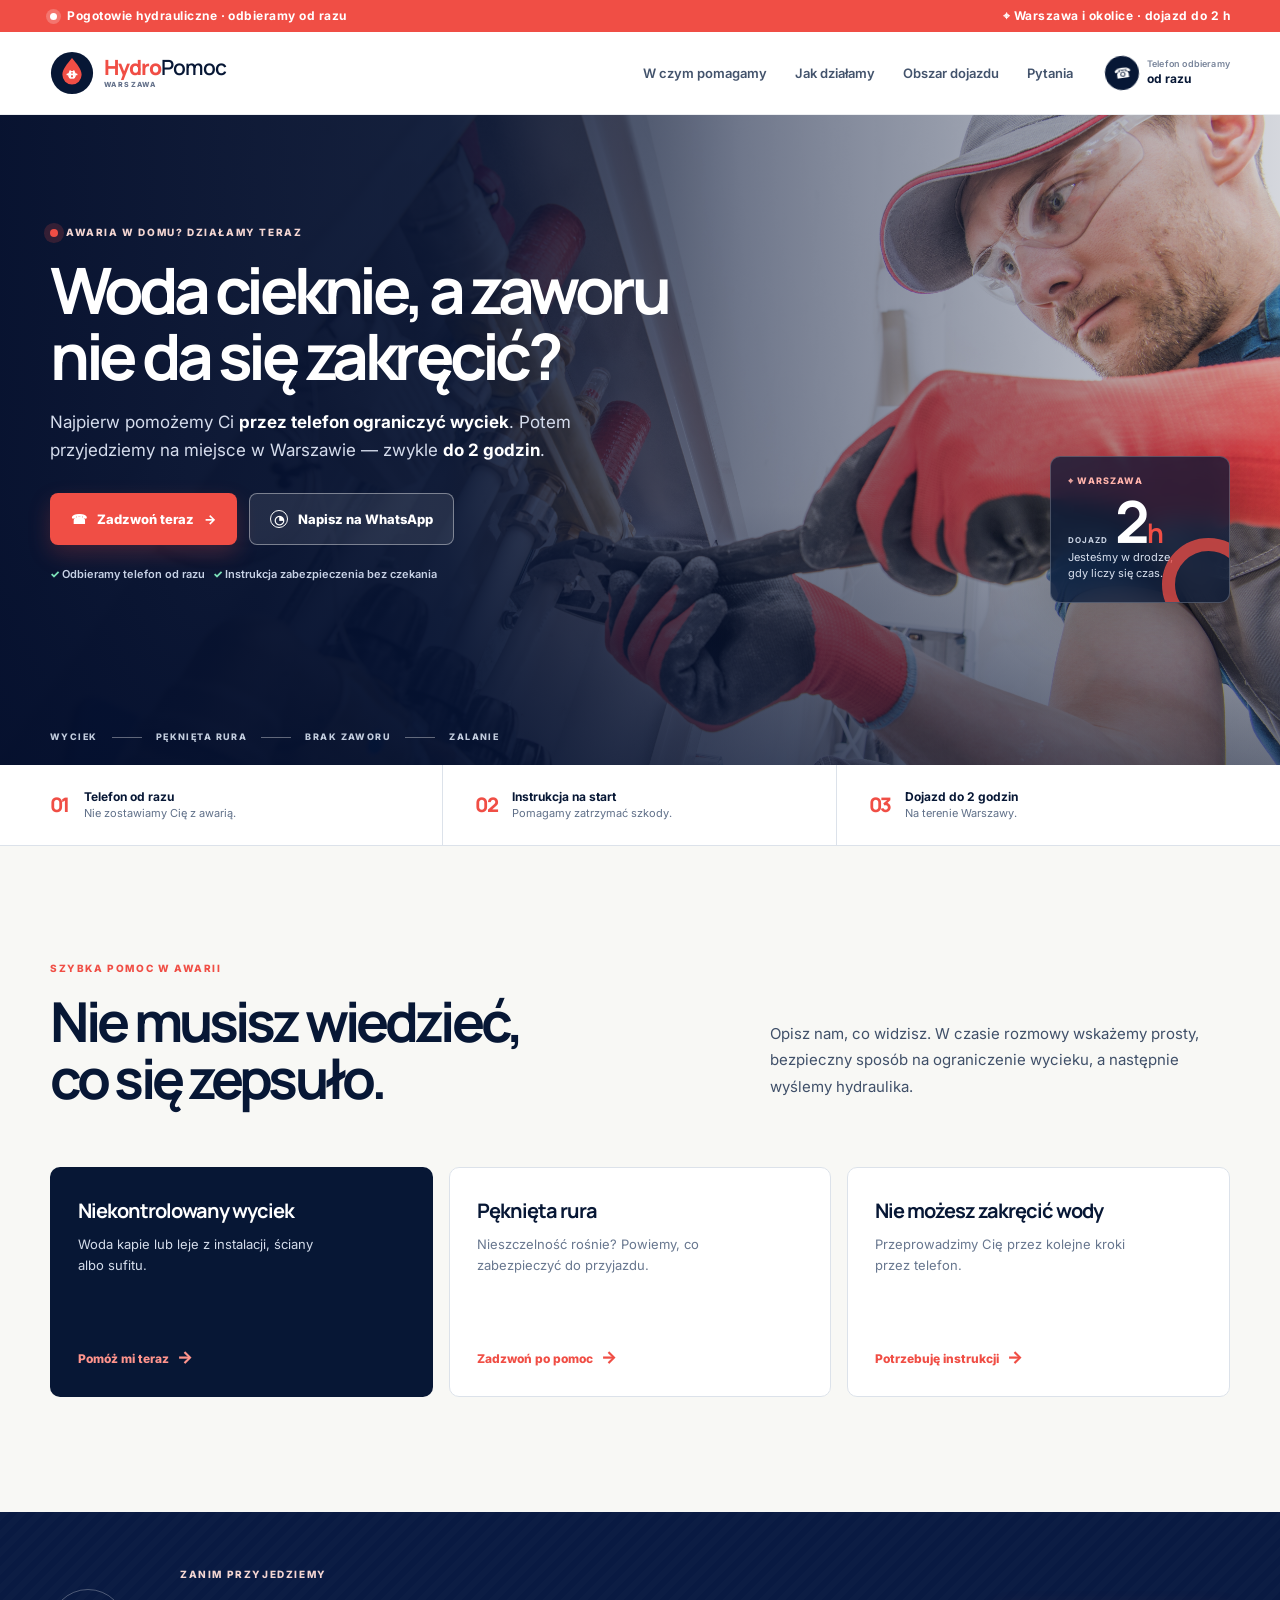
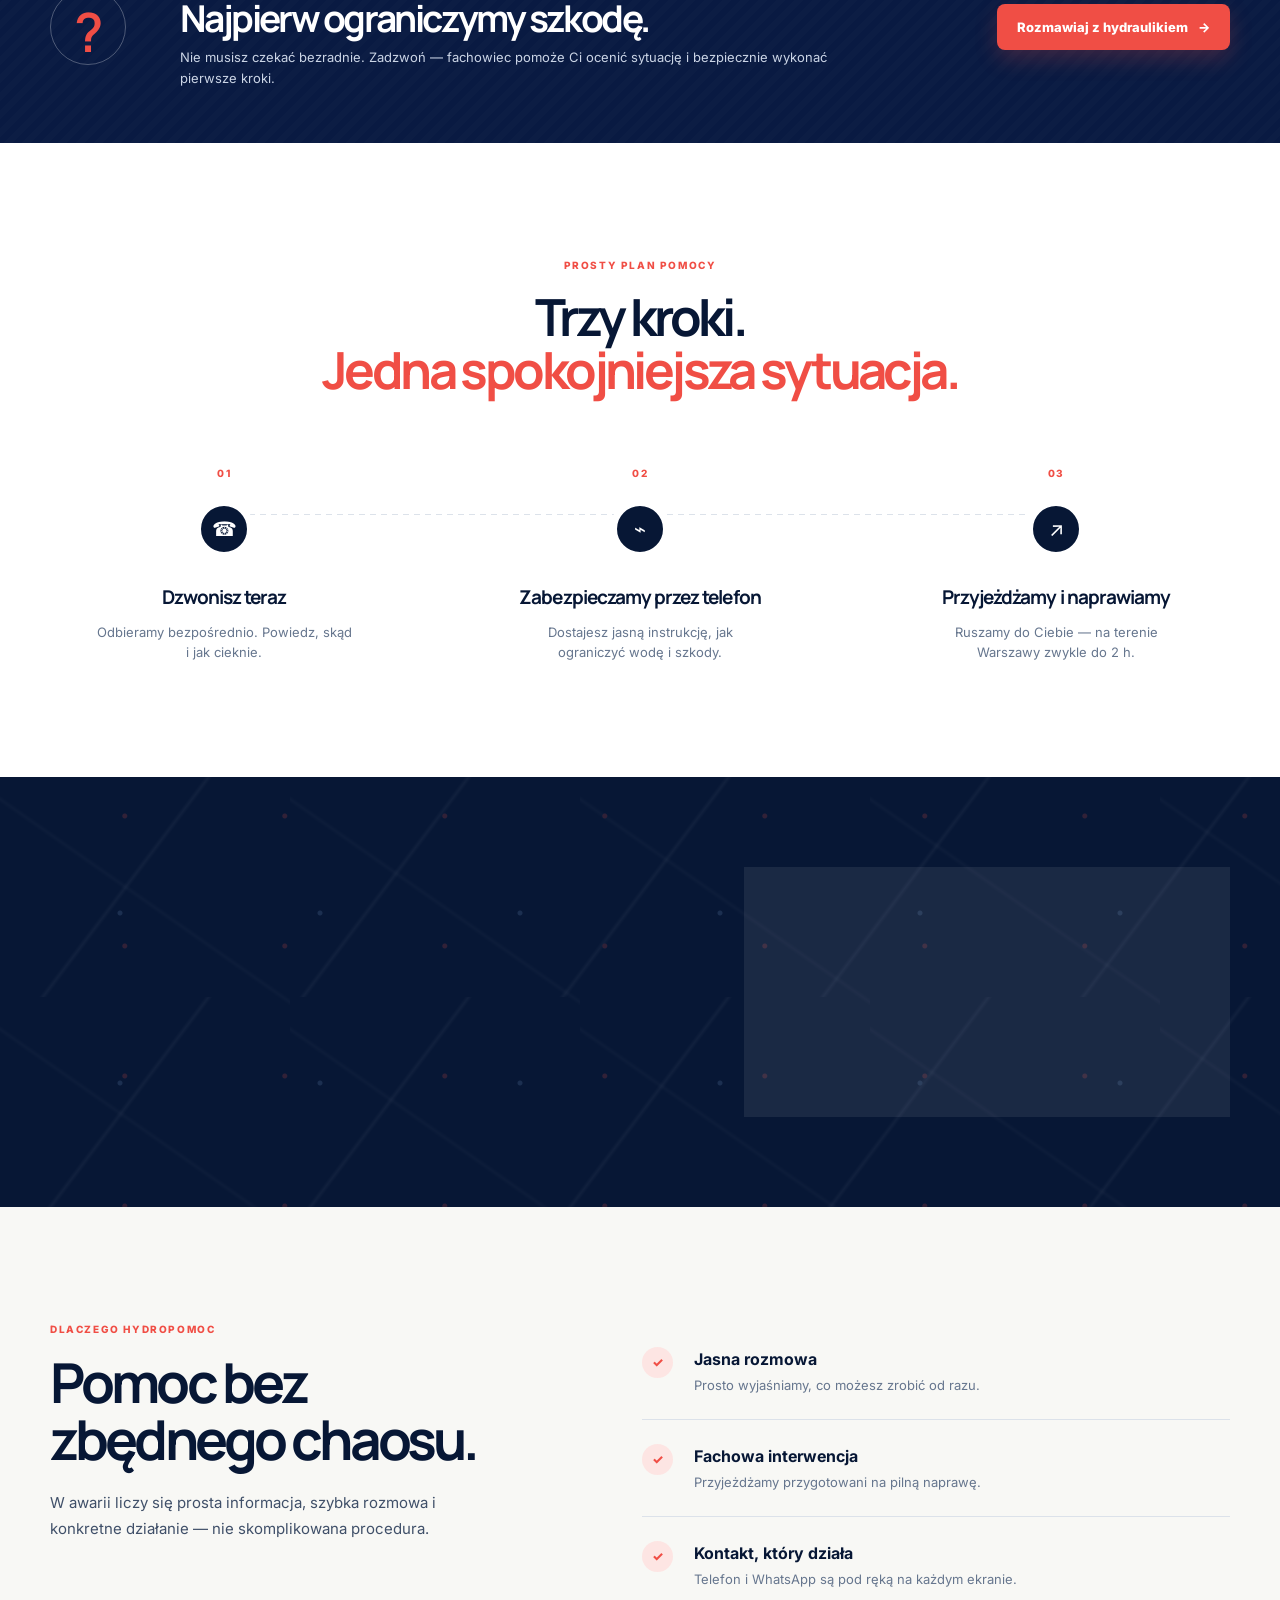
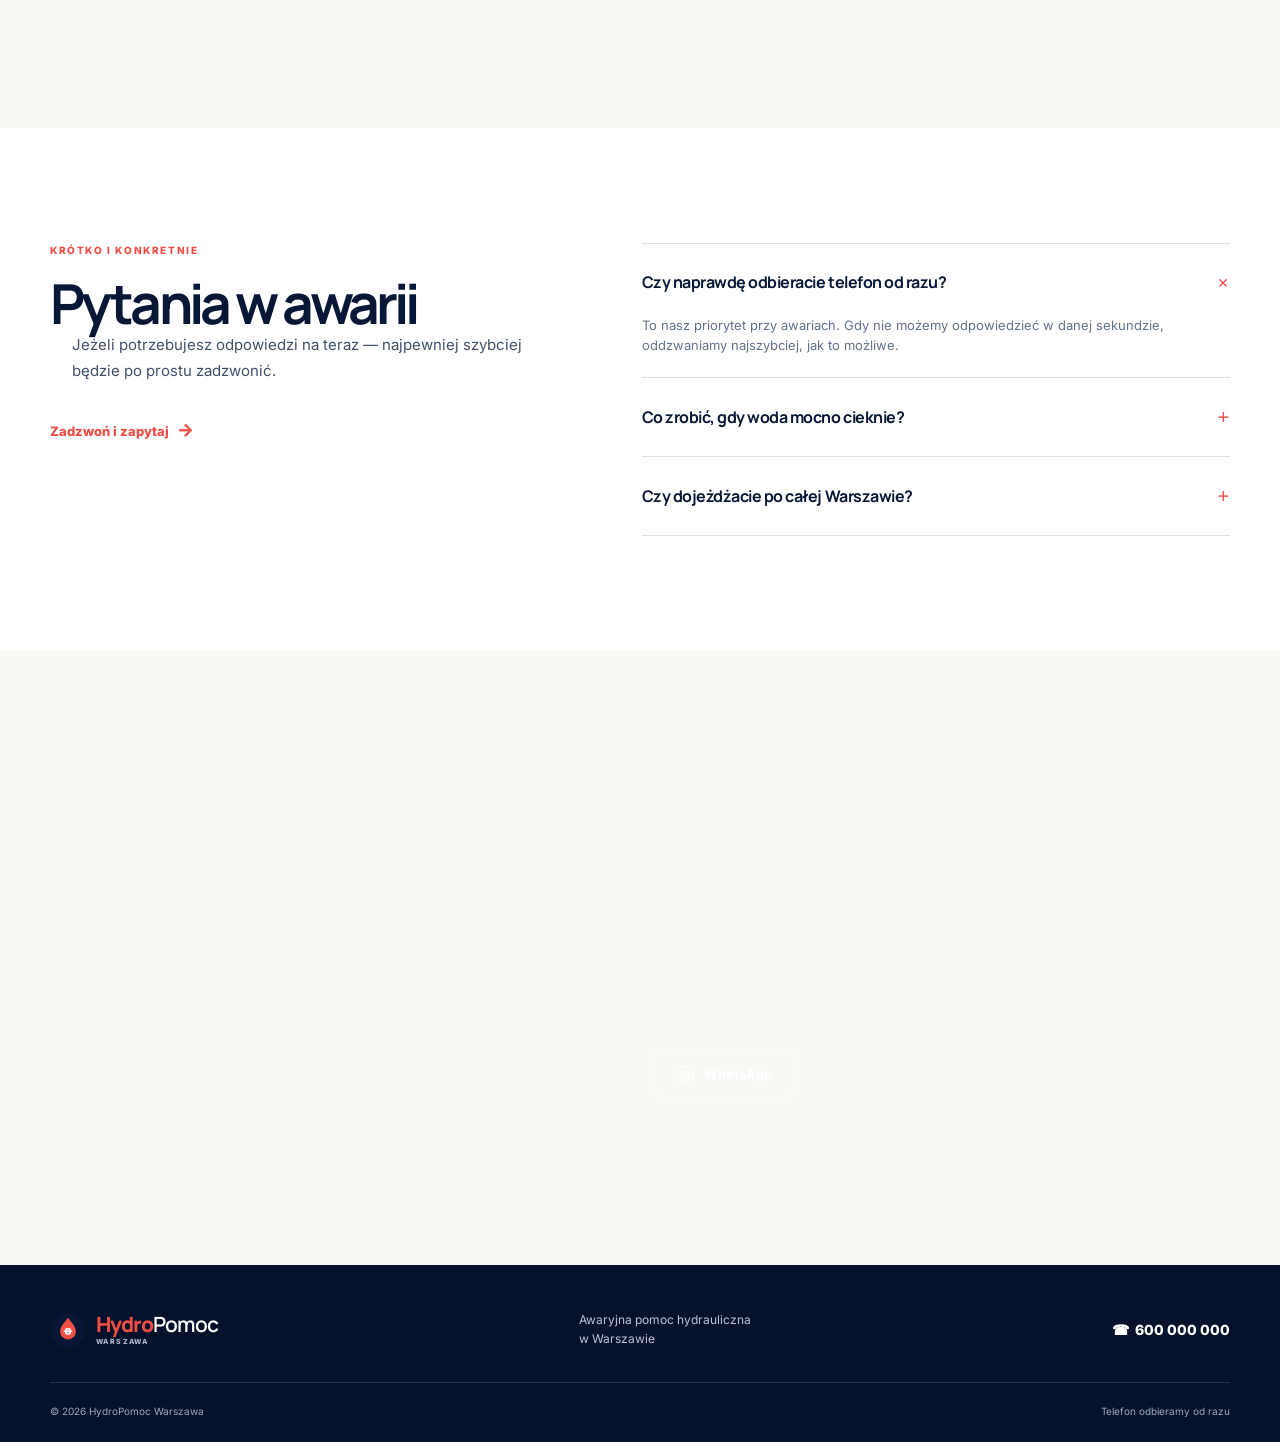
<file: index.html>
<!doctype html>
<html lang="pl">
  <head>
    <meta charset="UTF-8" />
    <meta name="viewport" content="width=device-width, initial-scale=1.0" />
    <meta name="theme-color" content="#071735" />
    <meta name="description" content="Awaryjny hydraulik Warszawa. Odbieramy telefon od razu, pomagamy ograniczyć wyciek i dojeżdżamy do 2 godzin." />
    <title>HydroPomoc Warszawa — hydraulik do 2 godzin</title>
    <link rel="preconnect" href="https://fonts.googleapis.com" />
    <link rel="preconnect" href="https://fonts.gstatic.com" crossorigin />
    <link href="https://fonts.googleapis.com/css2?family=Inter:wght@400;500;600;700&family=Manrope:wght@500;600;700;800&display=swap" rel="stylesheet" />
    <link rel="stylesheet" href="/styles.css" />
  </head>
  <body>
    <a class="skip-link" href="#main-content">Przejdź do treści</a>

    <div class="emergency-strip">
      <div class="container strip-inner">
        <p><span class="live-dot" aria-hidden="true"></span> Pogotowie hydrauliczne · odbieramy od razu</p>
        <p class="strip-location"><span aria-hidden="true">⌖</span> Warszawa i okolice · dojazd do 2 h</p>
      </div>
    </div>

    <header class="site-header" id="top">
      <div class="container nav-shell">
        <a class="brand" href="#top" aria-label="HydroPomoc Warszawa — strona główna">
          <img src="/assets/hydropomoc-mark.svg" alt="" width="44" height="44" />
          <span><strong>Hydro</strong>Pomoc<small>WARSZAWA</small></span>
        </a>
        <button class="menu-toggle" type="button" aria-label="Otwórz menu" aria-expanded="false" aria-controls="primary-nav">
          <span></span><span></span><span></span>
        </button>
        <nav class="primary-nav" id="primary-nav" aria-label="Główna nawigacja">
          <a href="#pomoc">W czym pomagamy</a>
          <a href="#jak-dzialamy">Jak działamy</a>
          <a href="#obszar">Obszar dojazdu</a>
          <a href="#faq">Pytania</a>
        </nav>
        <a class="header-call" href="tel:+48600000000" aria-label="Zadzwoń teraz: 600 000 000">
          <span class="phone-disc" aria-hidden="true">☎</span>
          <span><small>Telefon odbieramy</small><strong>od razu</strong></span>
        </a>
      </div>
    </header>

    <main id="main-content">
      <section class="hero" aria-labelledby="hero-title">
        <div class="hero-photo" role="img" aria-label="Hydraulik zabezpieczający awarię w mieszkaniu"></div>
        <div class="hero-overlay"></div>
        <div class="container hero-content">
          <div class="hero-copy" data-reveal>
            <p class="eyebrow light"><span class="pulse-ring" aria-hidden="true"></span> AWARIA W DOMU? DZIAŁAMY TERAZ</p>
            <h1 id="hero-title">Woda cieknie, a zaworu nie da się zakręcić?</h1>
            <p class="hero-lead">Najpierw pomożemy Ci <strong>przez telefon ograniczyć wyciek</strong>. Potem przyjedziemy na miejsce w Warszawie — zwykle <strong>do 2 godzin</strong>.</p>
            <div class="hero-actions" aria-label="Szybki kontakt">
              <a class="btn btn-coral btn-large" href="tel:+48600000000"><span aria-hidden="true">☎</span> Zadzwoń teraz <i>→</i></a>
              <a class="btn btn-glass btn-large" href="https://wa.me/48600000000?text=Dzie%C5%84%20dobry%2C%20mam%20awari%C4%99%20hydrauliczn%C4%85%20w%20Warszawie." target="_blank" rel="noopener"><span class="whatsapp-symbol" aria-hidden="true">◔</span> Napisz na WhatsApp</a>
            </div>
            <p class="micro-trust"><span aria-hidden="true">✓</span> Odbieramy telefon od razu &nbsp; <span aria-hidden="true">✓</span> Instrukcja zabezpieczenia bez czekania</p>
          </div>
          <aside class="arrival-badge" aria-label="Dojazd do dwóch godzin">
            <div class="badge-top"><span aria-hidden="true">⌖</span> WARSZAWA</div>
            <strong><small>DOJAZD</small>2<span>h</span></strong>
            <p>Jesteśmy w drodze,<br />gdy liczy się czas.</p>
            <span class="badge-line" aria-hidden="true"></span>
          </aside>
        </div>
        <div class="hero-bottom container">
          <span>WYCIEK</span><i></i><span>PĘKNIĘTA RURA</span><i></i><span>BRAK ZAWORU</span><i></i><span>ZALANIE</span>
        </div>
      </section>

      <section class="trust-bar" aria-label="Najważniejsze informacje">
        <div class="container trust-grid">
          <div><span class="trust-icon">01</span><p><strong>Telefon od razu</strong><br />Nie zostawiamy Cię z awarią.</p></div>
          <div><span class="trust-icon">02</span><p><strong>Instrukcja na start</strong><br />Pomagamy zatrzymać szkody.</p></div>
          <div><span class="trust-icon">03</span><p><strong>Dojazd do 2 godzin</strong><br />Na terenie Warszawy.</p></div>
        </div>
      </section>

      <section class="help-section section" id="pomoc" aria-labelledby="help-title">
        <div class="container split-heading" data-reveal>
          <div>
            <p class="eyebrow dark">SZYBKA POMOC W AWARII</p>
            <h2 id="help-title">Nie musisz wiedzieć,<br />co się zepsuło.</h2>
          </div>
          <p class="section-intro">Opisz nam, co widzisz. W czasie rozmowy wskażemy prosty, bezpieczny sposób na ograniczenie wycieku, a następnie wyślemy hydraulika.</p>
        </div>
        <div class="container emergency-cards" data-reveal>
          <article class="emergency-card active">
            <h3>Niekontrolowany wyciek</h3>
            <p>Woda kapie lub leje z instalacji, ściany albo sufitu.</p>
            <a href="tel:+48600000000">Pomóż mi teraz <span>→</span></a>
          </article>
          <article class="emergency-card">
            <h3>Pęknięta rura</h3>
            <p>Nieszczelność rośnie? Powiemy, co zabezpieczyć do przyjazdu.</p>
            <a href="tel:+48600000000">Zadzwoń po pomoc <span>→</span></a>
          </article>
          <article class="emergency-card">
            <h3>Nie możesz zakręcić wody</h3>
            <p>Przeprowadzimy Cię przez kolejne kroki przez telefon.</p>
            <a href="tel:+48600000000">Potrzebuję instrukcji <span>→</span></a>
          </article>
        </div>
      </section>

      <section class="callout-band" aria-labelledby="callout-title">
        <div class="container callout-inner" data-reveal>
          <div class="callout-mark" aria-hidden="true">?</div>
          <div>
            <p class="eyebrow light">ZANIM PRZYJEDZIEMY</p>
            <h2 id="callout-title">Najpierw ograniczymy szkodę.</h2>
            <p>Nie musisz czekać bezradnie. Zadzwoń — fachowiec pomoże Ci ocenić sytuację i bezpiecznie wykonać pierwsze kroki.</p>
          </div>
          <a class="btn btn-coral" href="tel:+48600000000">Rozmawiaj z hydraulikiem <span>→</span></a>
        </div>
      </section>

      <section class="process-section section" id="jak-dzialamy" aria-labelledby="process-title">
        <div class="container process-heading" data-reveal>
          <p class="eyebrow dark">PROSTY PLAN POMOCY</p>
          <h2 id="process-title">Trzy kroki.<br /><em>Jedna spokojniejsza sytuacja.</em></h2>
        </div>
        <div class="container process-grid">
          <article class="process-step" data-reveal>
            <span class="step-no">01</span>
            <span class="step-signal" aria-hidden="true">☎</span>
            <h3>Dzwonisz teraz</h3>
            <p>Odbieramy bezpośrednio. Powiedz, skąd i jak cieknie.</p>
          </article>
          <article class="process-step" data-reveal>
            <span class="step-no">02</span>
            <span class="step-signal" aria-hidden="true">⌁</span>
            <h3>Zabezpieczamy przez telefon</h3>
            <p>Dostajesz jasną instrukcję, jak ograniczyć wodę i szkody.</p>
          </article>
          <article class="process-step" data-reveal>
            <span class="step-no">03</span>
            <span class="step-signal" aria-hidden="true">↗</span>
            <h3>Przyjeżdżamy i naprawiamy</h3>
            <p>Ruszamy do Ciebie — na terenie Warszawy zwykle do 2 h.</p>
          </article>
        </div>
      </section>

      <section class="coverage-section" id="obszar" aria-labelledby="coverage-title">
        <div class="coverage-pattern" aria-hidden="true"></div>
        <div class="container coverage-inner" data-reveal>
          <div class="coverage-copy">
            <p class="eyebrow light">JESTEŚMY BLISKO</p>
            <h2 id="coverage-title">Warszawa.<br />Dojazd, gdy trzeba.</h2>
            <p>Obsługujemy awarie hydrauliczne na terenie Warszawy. Podczas rozmowy od razu potwierdzimy możliwość dojazdu i orientacyjny czas przyjazdu.</p>
          </div>
          <div class="coverage-card">
            <span class="map-pin" aria-hidden="true">⌖</span>
            <p>DEKLAROWANY CZAS DOJAZDU</p>
            <strong>do <b>2</b> godzin</strong>
            <span class="coverage-note">W zależności od miejsca i bieżących interwencji.</span>
          </div>
        </div>
      </section>

      <section class="why-section section" aria-labelledby="why-title">
        <div class="container why-layout">
          <div data-reveal>
            <p class="eyebrow dark">DLACZEGO HYDROPOMOC</p>
            <h2 id="why-title">Pomoc bez<br />zbędnego chaosu.</h2>
            <p class="section-intro">W awarii liczy się prosta informacja, szybka rozmowa i konkretne działanie — nie skomplikowana procedura.</p>
          </div>
          <div class="why-points" data-reveal>
            <div><span>✓</span><p><strong>Jasna rozmowa</strong>Prosto wyjaśniamy, co możesz zrobić od razu.</p></div>
            <div><span>✓</span><p><strong>Fachowa interwencja</strong>Przyjeżdżamy przygotowani na pilną naprawę.</p></div>
            <div><span>✓</span><p><strong>Kontakt, który działa</strong>Telefon i WhatsApp są pod ręką na każdym ekranie.</p></div>
          </div>
        </div>
      </section>

      <section class="faq-section section" id="faq" aria-labelledby="faq-title">
        <div class="container faq-layout">
          <div data-reveal>
            <p class="eyebrow dark">KRÓTKO I KONKRETNIE</p>
            <h2 id="faq-title">Pytania w awarii</h2>
            <p class="section-intro">Jeżeli potrzebujesz odpowiedzi na teraz — najpewniej szybciej będzie po prostu zadzwonić.</p>
            <a class="text-link" href="tel:+48600000000">Zadzwoń i zapytaj <span>→</span></a>
          </div>
          <div class="faq-list" data-reveal>
            <details open>
              <summary>Czy naprawdę odbieracie telefon od razu?<span aria-hidden="true">+</span></summary>
              <p>To nasz priorytet przy awariach. Gdy nie możemy odpowiedzieć w danej sekundzie, oddzwaniamy najszybciej, jak to możliwe.</p>
            </details>
            <details>
              <summary>Co zrobić, gdy woda mocno cieknie?<span aria-hidden="true">+</span></summary>
              <p>Zadzwoń. Opisz miejsce wycieku, a przeprowadzimy Cię przez podstawowe kroki ograniczenia szkody.</p>
            </details>
            <details>
              <summary>Czy dojeżdżacie po całej Warszawie?<span aria-hidden="true">+</span></summary>
              <p>Tak, obsługujemy Warszawę. Dokładną dostępność i przewidywany czas przyjazdu potwierdzimy w rozmowie.</p>
            </details>
          </div>
        </div>
      </section>

      <section class="final-cta" aria-labelledby="final-title">
        <div class="container final-card" data-reveal>
          <span class="cta-orb orb-one" aria-hidden="true"></span><span class="cta-orb orb-two" aria-hidden="true"></span>
          <p class="eyebrow light">NIE CZEKAJ, AŻ SZKODA UROŚNIE</p>
          <h2 id="final-title">Masz awarię?<br /><em>Zadzwoń teraz.</em></h2>
          <p>Pomoc przez telefon. Dojazd na terenie Warszawy do 2 godzin.</p>
          <div class="final-actions">
            <a class="btn btn-coral btn-large" href="tel:+48600000000"><span aria-hidden="true">☎</span> 600 000 000</a>
            <a class="btn btn-glass btn-large" href="https://wa.me/48600000000?text=Dzie%C5%84%20dobry%2C%20mam%20awari%C4%99%20hydrauliczn%C4%85%20w%20Warszawie." target="_blank" rel="noopener"><span class="whatsapp-symbol" aria-hidden="true">◔</span> WhatsApp</a>
          </div>
        </div>
      </section>
    </main>

    <footer class="site-footer">
      <div class="container footer-inner">
        <a class="brand footer-brand" href="#top"><img src="/assets/hydropomoc-mark.svg" alt="" width="36" height="36" /><span><strong>Hydro</strong>Pomoc<small>WARSZAWA</small></span></a>
        <p>Awaryjna pomoc hydrauliczna<br />w Warszawie</p>
        <a href="tel:+48600000000">☎ &nbsp;600 000 000</a>
      </div>
      <div class="container footer-bottom"><span>© 2026 HydroPomoc Warszawa</span><span>Telefon odbieramy od razu</span></div>
    </footer>

    <div class="mobile-contact" aria-label="Szybki kontakt mobilny">
      <a href="tel:+48600000000"><span aria-hidden="true">☎</span> Zadzwoń</a>
      <a href="https://wa.me/48600000000?text=Dzie%C5%84%20dobry%2C%20mam%20awari%C4%99%20hydrauliczn%C4%85%20w%20Warszawie." target="_blank" rel="noopener"><span aria-hidden="true">◔</span> WhatsApp</a>
    </div>

    <script src="/script.js"></script>
  </body>
</html>
</file>
<file: styles.css>
:root {
  --navy: #071735;
  --ink: #10264e;
  --blue: #163d77;
  --coral: #f04e45;
  --coral-deep: #d93732;
  --paper: #f8f8f5;
  --mist: #edf1f6;
  --line: #dce2ea;
  --white: #ffffff;
  --text: #405069;
  --manrope: 'Manrope', Arial, sans-serif;
  --inter: 'Inter', Arial, sans-serif;
}

* { box-sizing: border-box; }
html { scroll-behavior: smooth; }
body { margin: 0; background: var(--paper); color: var(--navy); font-family: var(--inter); font-size: 16px; line-height: 1.55; overflow-x: hidden; }
a { color: inherit; text-decoration: none; }
button { font: inherit; }
.container { width: min(1180px, calc(100% - 48px)); margin: 0 auto; }
.skip-link { position: fixed; left: 16px; top: -100px; z-index: 100; padding: 10px 16px; border-radius: 8px; background: var(--white); color: var(--navy); font-weight: 700; transition: top .2s; }
.skip-link:focus { top: 16px; }

.emergency-strip { background: var(--coral); color: white; font-size: 12px; font-weight: 700; letter-spacing: .04em; }
.strip-inner { min-height: 32px; display: flex; justify-content: space-between; align-items: center; gap: 20px; }
.strip-inner p { margin: 0; }
.live-dot { display: inline-block; width: 7px; height: 7px; margin-right: 7px; border-radius: 50%; background: white; box-shadow: 0 0 0 4px rgba(255,255,255,.22); animation: breathe 1.8s infinite; }

.site-header { position: sticky; top: 0; z-index: 40; background: rgba(255,255,255,.96); border-bottom: 1px solid rgba(16,38,78,.08); backdrop-filter: blur(14px); }
.nav-shell { height: 82px; display: flex; align-items: center; gap: 28px; }
.brand { display: inline-flex; align-items: center; gap: 10px; font-family: var(--manrope); font-size: 21px; font-weight: 600; letter-spacing: -.05em; line-height: .9; white-space: nowrap; }
.brand img { display: block; flex: 0 0 auto; }
.brand strong { color: var(--coral); font-weight: 800; }
.brand small { display: block; margin-top: 5px; color: #64718a; font-family: var(--inter); font-size: 7px; font-weight: 800; letter-spacing: .2em; }
.primary-nav { display: flex; align-items: center; gap: 28px; margin-left: auto; }
.primary-nav a { color: #43536c; font-size: 13px; font-weight: 600; transition: color .2s; }
.primary-nav a:hover { color: var(--coral); }
.header-call { display: flex; align-items: center; gap: 8px; margin-left: 4px; color: var(--navy); line-height: 1.1; }
.header-call small { display: block; color: #78849a; font-size: 9px; font-weight: 600; letter-spacing: .02em; }
.header-call strong { font-size: 12px; }
.phone-disc { display: grid; place-items: center; width: 34px; height: 34px; border-radius: 50%; background: var(--navy); color: var(--white); font-size: 14px; transform: rotate(-8deg); }
.menu-toggle { display: none; border: 0; background: transparent; padding: 6px; cursor: pointer; }
.menu-toggle span { display: block; width: 25px; height: 2px; margin: 5px 0; background: var(--navy); transition: .2s; }

.hero { position: relative; min-height: 650px; isolation: isolate; background: var(--navy); color: var(--white); overflow: hidden; }
.hero-photo { position: absolute; inset: 0; z-index: -2; background: url('/assets/plumeratwork.jpg') top
 / cover no-repeat; max-width: 1600px; margin: 0 auto; }
.hero-overlay { position: absolute; inset: 0; z-index: -1; background: linear-gradient(90deg, rgba(4,15,45,.98) 0%, rgba(5,18,49,.93) 35%, rgba(6,20,55,.57) 58%, rgba(6,20,55,.17) 100%), linear-gradient(0deg, rgba(3,13,39,.52), transparent 40%); }
.hero-content { min-height: 590px; display: flex; justify-content: space-between; align-items: center; gap: 44px; padding: 70px 0 82px; }
.hero-copy { width: min(650px, 64%); }
.eyebrow { display: flex; align-items: center; gap: 8px; margin: 0 0 17px; font-size: 10px; font-weight: 800; letter-spacing: .16em; }
.eyebrow.light { color: #f4d6d2; }
.eyebrow.dark { color: var(--coral); }
.pulse-ring { width: 8px; height: 8px; border-radius: 50%; background: var(--coral); box-shadow: 0 0 0 6px rgba(240,78,69,.18); animation: breathe 1.8s infinite; }
h1, h2, h3, p { margin-top: 0; }
h1, h2, h3 { font-family: var(--manrope); }
h1 { max-width: 680px; margin-bottom: 20px; font-size: clamp(43px, 5vw, 72px); letter-spacing: -.07em; line-height: 1.02; font-weight: 700; }
.hero-lead { max-width: 560px; margin: 0 0 29px; color: #d5dcec; font-size: 17px; line-height: 1.65; }
.hero-lead strong { color: var(--white); }
.hero-actions, .final-actions { display: flex; flex-wrap: wrap; align-items: center; gap: 12px; }
.btn { display: inline-flex; justify-content: center; align-items: center; gap: 10px; min-height: 46px; padding: 11px 19px; border: 1px solid transparent; border-radius: 8px; font-size: 13px; font-weight: 800; transition: transform .2s, background .2s, border .2s; }
.btn:hover { transform: translateY(-2px); }
.btn-coral { background: var(--coral); color: var(--white); box-shadow: 0 9px 22px rgba(240,78,69,.22); }
.btn-coral:hover { background: var(--coral-deep); }
.btn-glass { border-color: rgba(255,255,255,.4); background: rgba(255,255,255,.09); color: var(--white); backdrop-filter: blur(8px); }
.btn-glass:hover { background: rgba(255,255,255,.18); }
.btn-large { min-height: 52px; padding: 13px 20px; }
.btn i { font-style: normal; transition: transform .2s; }
.btn:hover i { transform: translateX(3px); }
.whatsapp-symbol { display: inline-grid; place-items: center; width: 18px; height: 18px; border: 1.5px solid currentColor; border-radius: 50%; font-size: 12px; }
.micro-trust { display: flex; flex-wrap: wrap; gap: 2px; margin: 21px 0 0; color: #c7d1e5; font-size: 11px; font-weight: 600; }
.micro-trust span { color: #7ce2ba; font-weight: 800; }
.arrival-badge { position: relative; flex: 0 0 180px; align-self: flex-end; margin-bottom: 20px; padding: 17px 17px 20px; overflow: hidden; border: 1px solid rgba(255,255,255,.22); border-radius: 10px; background: rgba(7,23,53,.75); box-shadow: 0 20px 60px rgba(0,0,0,.24); backdrop-filter: blur(12px); }
.badge-top { color: #ffb3ab; font-size: 9px; font-weight: 800; letter-spacing: .13em; }
.arrival-badge strong { display: flex; align-items: baseline; margin: 8px 0 5px; font-family: var(--manrope); font-size: 58px; letter-spacing: -.08em; line-height: .85; }
.arrival-badge strong small { margin-right: 7px; color: #cbd5e5; font-family: var(--inter); font-size: 8px; letter-spacing: .12em; }
.arrival-badge strong span { margin-left: 2px; color: var(--coral); font-size: 27px; }
.arrival-badge p { margin: 0; color: #d9e1ef; font-size: 11px; line-height: 1.45; }
.badge-line { position: absolute; right: -26px; bottom: -29px; width: 93px; height: 93px; border: 13px solid var(--coral); border-radius: 50%; opacity: .75; }
.hero-bottom { position: absolute; right: 0; bottom: 0; left: 0; display: flex; align-items: center; gap: 14px; padding-bottom: 21px; color: #c2ccdd; font-size: 9px; font-weight: 800; letter-spacing: .16em; }
.hero-bottom i { display: block; width: 30px; height: 1px; background: rgba(255,255,255,.36); }

.trust-bar { background: var(--white); border-bottom: 1px solid var(--line); }
.trust-grid { display: grid; grid-template-columns: repeat(3, 1fr); }
.trust-grid > div { display: flex; align-items: center; gap: 15px; padding: 23px 32px; border-right: 1px solid var(--line); }
.trust-grid > div:first-child { padding-left: 0; }
.trust-grid > div:last-child { border: 0; }
.trust-icon { color: var(--coral); font-family: var(--manrope); font-size: 20px; font-weight: 800; letter-spacing: -.08em; }
.trust-grid p { margin: 0; color: #607089; font-size: 11px; line-height: 1.45; }
.trust-grid strong { color: var(--navy); font-size: 12px; }
.section { padding: 115px 0; }
.split-heading { display: grid; grid-template-columns: 1.05fr .95fr; align-items: end; gap: 40px; margin-bottom: 60px; }
h2 { margin-bottom: 0; color: var(--navy); font-size: clamp(38px, 4.3vw, 62px); letter-spacing: -.07em; line-height: 1.03; }
h2 em { color: var(--coral); font-style: normal; }
.section-intro { max-width: 460px; margin: 0 0 7px auto; color: var(--text); font-size: 15px; line-height: 1.75; }
.emergency-cards { display: grid; grid-template-columns: repeat(3, 1fr); gap: 16px; }
.emergency-card { position: relative; min-height: 230px; padding: 27px; overflow: hidden; border: 1px solid var(--line); border-radius: 10px; background: var(--white); transition: transform .25s, box-shadow .25s, background .25s; }
.emergency-card:hover { transform: translateY(-6px); box-shadow: 0 20px 42px rgba(16,38,78,.1); }
.emergency-card.active { border-color: transparent; background: var(--navy); color: var(--white); }
.card-number { position: absolute; top: 21px; right: 24px; color: #9ba8ba; font-family: var(--manrope); font-size: 11px; font-weight: 800; }
.card-photo { height: 103px; margin: -27px -27px 22px; overflow: hidden; background: var(--mist); }
.card-photo img { width: 100%; height: 100%; display: block; object-fit: cover; filter: saturate(.82) contrast(1.02); transition: transform .35s; }
.emergency-card:hover .card-photo img { transform: scale(1.04); }
.active .card-number { color: #e99893; }
.card-icon { display: grid; place-items: center; width: 56px; height: 56px; margin: 0 0 28px; border-radius: 50%; background: var(--mist); color: var(--coral); }
.active .card-icon { background: rgba(255,255,255,.12); color: #ff8f86; }
.leak-icon span { width: 18px; height: 25px; border: 3px solid currentColor; border-radius: 70% 70% 80% 80%; transform: rotate(45deg); }
.pipe-icon span { width: 31px; height: 20px; border: 4px solid currentColor; border-bottom: 0; border-radius: 15px 15px 0 0; }
.valve-icon span { width: 26px; height: 26px; border: 3px solid currentColor; border-radius: 50%; position: relative; }
.valve-icon span::after { content: ''; position: absolute; inset: 7px; border: 2px solid currentColor; border-radius: 50%; }
.emergency-card h3 { margin-bottom: 8px; font-size: 20px; letter-spacing: -.05em; }
.emergency-card p { max-width: 260px; color: #68778f; font-size: 13px; line-height: 1.65; }
.active p { color: #d4dcea; }
.emergency-card a { position: absolute; bottom: 25px; color: var(--coral); font-size: 12px; font-weight: 800; }
.active a { color: #ff948c; }
.emergency-card a span { margin-left: 5px; font-size: 17px; }
.callout-band { position: relative; overflow: hidden; background: #091a42; color: var(--white); }
.callout-band::before { content: ''; position: absolute; inset: 0; background-image: linear-gradient(135deg, rgba(255,255,255,.04) 25%, transparent 25%, transparent 50%, rgba(255,255,255,.04) 50%, rgba(255,255,255,.04) 75%, transparent 75%); background-size: 18px 18px; opacity: .3; }
.callout-inner { position: relative; display: grid; grid-template-columns: 96px 1fr auto; align-items: center; gap: 34px; padding: 55px 0; }
.callout-mark { display: grid; place-items: center; width: 76px; height: 76px; border: 1px solid rgba(255,255,255,.28); border-radius: 50%; color: var(--coral); font-family: var(--manrope); font-size: 54px; font-weight: 600; }
.callout-inner h2 { color: var(--white); font-size: 37px; }
.callout-inner p:not(.eyebrow) { max-width: 650px; margin: 10px 0 0; color: #cbd5e6; font-size: 13px; }
.process-section { background: var(--white); }
.process-heading { text-align: center; }
.process-heading .eyebrow { justify-content: center; }
.process-heading h2 { font-size: clamp(39px, 4vw, 57px); }
.process-grid { position: relative; display: grid; grid-template-columns: repeat(3, 1fr); gap: 68px; margin-top: 70px; }
.process-grid::before { content: ''; position: absolute; top: 48px; left: 15%; right: 15%; height: 1px; background: linear-gradient(90deg, var(--line) 55%, transparent 0) repeat-x; background-size: 11px 1px; }
.process-step { position: relative; text-align: center; }
.step-no { display: block; margin-bottom: 18px; color: var(--coral); font-size: 10px; font-weight: 800; letter-spacing: .15em; }
.step-signal { position: relative; z-index: 1; display: grid; place-items: center; width: 60px; height: 60px; margin: 0 auto 24px; border: 7px solid var(--white); border-radius: 50%; background: var(--navy); color: var(--white); font-size: 20px; }
.process-step h3 { margin-bottom: 9px; font-size: 19px; letter-spacing: -.05em; }
.process-step p { max-width: 255px; margin: 0 auto; color: #66768e; font-size: 13px; }
.coverage-section { position: relative; overflow: hidden; background: var(--navy); color: var(--white); }
.coverage-pattern { position: absolute; inset: 0; opacity: .18; background: radial-gradient(circle at 78% 30%, var(--coral) 0 2px, transparent 3px), radial-gradient(circle at 60% 80%, #779acb 0 2px, transparent 3px), linear-gradient(127deg, transparent 48%, rgba(255,255,255,.22) 49%, transparent 50%), linear-gradient(35deg, transparent 47%, rgba(255,255,255,.13) 48%, transparent 49%); background-size: 160px 130px, 200px 170px, 260px 220px, 290px 230px; }
.coverage-inner { position: relative; display: grid; grid-template-columns: 1.1fr .9fr; align-items: center; gap: 100px; min-height: 430px; padding: 74px 0; }
.coverage-copy h2 { color: var(--white); }
.coverage-copy > p:not(.eyebrow) { max-width: 500px; margin: 23px 0 0; color: #d0daea; font-size: 15px; line-height: 1.75; }
.coverage-card { position: relative; padding: 37px; overflow: hidden; border: 1px solid rgba(255,255,255,.3); border-radius: 10px; background: rgba(255,255,255,.08); backdrop-filter: blur(12px); }
.map-pin { display: grid; place-items: center; width: 38px; height: 38px; margin-bottom: 20px; border-radius: 50%; background: var(--coral); font-size: 21px; }
.coverage-card p { margin-bottom: 5px; color: #ffb0a9; font-size: 9px; font-weight: 800; letter-spacing: .12em; }
.coverage-card strong { display: block; font-family: var(--manrope); font-size: 30px; letter-spacing: -.06em; }
.coverage-card strong b { color: var(--coral); font-size: 64px; line-height: .8; }
.coverage-note { display: block; margin-top: 17px; color: #ccd8e9; font-size: 11px; }
.why-layout, .faq-layout { display: grid; grid-template-columns: .9fr 1.1fr; align-items: start; gap: 110px; }
.why-layout .section-intro { margin: 22px 0 0; }
.why-points { display: grid; gap: 24px; padding-top: 25px; }
.why-points > div { display: grid; grid-template-columns: 36px 1fr; align-items: start; gap: 16px; padding-bottom: 24px; border-bottom: 1px solid var(--line); }
.why-points > div:last-child { border-bottom: 0; }
.why-points > div > span { display: grid; place-items: center; width: 31px; height: 31px; border-radius: 50%; background: #fde5e3; color: var(--coral); font-size: 13px; font-weight: 800; }
.why-points p { display: flex; flex-direction: column; gap: 3px; margin: 0; color: #66768e; font-size: 13px; }
.why-points strong { color: var(--navy); font-size: 16px; }
.faq-section { background: var(--white); }
.text-link { display: inline-block; margin-top: 25px; color: var(--coral); font-size: 13px; font-weight: 800; }
.text-link span { margin-left: 5px; font-size: 18px; }
.faq-list { border-top: 1px solid var(--line); }
details { border-bottom: 1px solid var(--line); }
summary { display: flex; justify-content: space-between; align-items: center; gap: 20px; padding: 22px 0; cursor: pointer; list-style: none; color: var(--navy); font-family: var(--manrope); font-size: 16px; font-weight: 700; letter-spacing: -.03em; }
summary::-webkit-details-marker { display: none; }
summary span { color: var(--coral); font-size: 22px; font-weight: 400; transition: transform .2s; }
details[open] summary span { transform: rotate(45deg); }
details p { max-width: 560px; margin: -7px 30px 22px 0; color: #63738b; font-size: 13px; }
.final-cta { padding: 100px 0; background: var(--paper); }
.final-card { position: relative; overflow: hidden; padding: 65px 9%; border-radius: 13px; background: var(--navy); color: var(--white); text-align: center; }
.final-card > *:not(.cta-orb) { position: relative; }
.final-card h2 { color: var(--white); font-size: clamp(42px, 5vw, 65px); }
.final-card > p:not(.eyebrow) { margin: 18px auto 28px; color: #d3ddec; font-size: 14px; }
.final-card .eyebrow, .final-card .final-actions { justify-content: center; }
.cta-orb { position: absolute; border-radius: 50%; filter: blur(2px); }
.orb-one { top: -100px; left: -65px; width: 250px; height: 250px; background: radial-gradient(circle, rgba(240,78,69,.54), transparent 68%); }
.orb-two { right: -120px; bottom: -160px; width: 350px; height: 350px; border: 1px solid rgba(255,255,255,.18); }
.site-footer { padding: 46px 0 22px; background: #06122b; color: var(--white); }
.footer-inner { display: flex; justify-content: space-between; align-items: center; gap: 30px; padding-bottom: 34px; }
.footer-brand { color: var(--white); }
.footer-brand small { color: #aab7cb; }
.footer-inner p { margin: 0; color: #b9c4d4; font-size: 12px; }
.footer-inner > a:last-child { color: #fff; font-size: 14px; font-weight: 800; }
.footer-bottom { display: flex; justify-content: space-between; gap: 20px; padding-top: 21px; border-top: 1px solid rgba(255,255,255,.13); color: #9aa8bc; font-size: 10px; }
.mobile-contact { display: none; }
[data-reveal] { animation: rise .65s both; }

@keyframes breathe { 50% { opacity: .55; transform: scale(.88); } }
@keyframes rise { from { opacity: 0; transform: translateY(18px); } to { opacity: 1; transform: translateY(0); } }
@media (prefers-reduced-motion: reduce) { *, *::before, *::after { animation-duration: .01ms !important; animation-iteration-count: 1 !important; scroll-behavior: auto !important; transition-duration: .01ms !important; } }

@media (max-width: 900px) {
  .primary-nav { gap: 15px; }
  .primary-nav a { font-size: 11px; }
  .header-call { display: none; }
  .hero { min-height: 630px; }
  .hero-copy { width: min(620px, 76%); }
  .arrival-badge { flex-basis: 150px; }
  .arrival-badge strong { font-size: 50px; }
  .callout-inner { grid-template-columns: 70px 1fr; }
  .callout-inner .btn { grid-column: 2; justify-self: start; }
  .why-layout, .faq-layout { gap: 65px; }
}
@media (max-width: 700px) {
  body { padding-bottom: 66px; }
  .container { width: min(100% - 32px, 540px); }
  .strip-inner { justify-content: center; min-height: 29px; font-size: 9px; text-align: center; }
  .strip-location { display: none; }
  .nav-shell { height: 67px; justify-content: space-between; }
  .brand { font-size: 18px; }
  .brand img { width: 37px; height: 37px; }
  .menu-toggle { display: block; position: relative; z-index: 2; }
  .primary-nav { position: absolute; top: 67px; right: 0; left: 0; display: grid; gap: 0; max-height: 0; margin: 0; overflow: hidden; background: rgba(255,255,255,.99); box-shadow: 0 12px 18px rgba(9,28,65,.08); transition: max-height .3s; }
  .primary-nav.open { max-height: 280px; }
  .primary-nav a { padding: 15px 24px; border-top: 1px solid var(--line); font-size: 13px; }
  .menu-toggle.open span:nth-child(1) { transform: translateY(7px) rotate(45deg); }
  .menu-toggle.open span:nth-child(2) { opacity: 0; }
  .menu-toggle.open span:nth-child(3) { transform: translateY(-7px) rotate(-45deg); }
  .hero { min-height: 658px; }
  .hero-photo { background-position: 61% center; }
  .hero-overlay { background: linear-gradient(90deg, rgba(4,15,45,.98) 0%, rgba(5,18,49,.86) 75%, rgba(6,20,55,.64) 100%), linear-gradient(0deg, rgba(3,13,39,.62), transparent 48%); }
  .hero-content { min-height: 595px; align-items: flex-start; padding-top: 59px; }
  .hero-copy { width: 100%; }
  h1 { font-size: clamp(39px, 10vw, 53px); }
  .hero-lead { max-width: 410px; font-size: 14px; }
  .hero-actions { display: grid; grid-template-columns: 1fr; max-width: 320px; }
  .hero-actions .btn { justify-content: center; }
  .arrival-badge { display: none; }
  .hero-bottom { display: none; }
  .trust-grid { grid-template-columns: 1fr; padding: 10px 0; }
  .trust-grid > div, .trust-grid > div:first-child { padding: 13px 0; border-right: 0; border-bottom: 1px solid var(--line); }
  .trust-grid > div:last-child { border-bottom: 0; }
  .section { padding: 74px 0; }
  .split-heading, .why-layout, .faq-layout { grid-template-columns: 1fr; gap: 24px; margin-bottom: 38px; }
  h2 { font-size: clamp(37px, 10vw, 48px); }
  .section-intro { margin: 0; font-size: 14px; }
  .emergency-cards { grid-template-columns: 1fr; }
  .emergency-card { min-height: 270px; }
  .card-photo { height: 112px; }
  .card-icon { margin-bottom: 26px; }
  .callout-inner { grid-template-columns: 1fr; gap: 17px; padding: 50px 0; }
  .callout-inner .btn { grid-column: auto; margin-top: 6px; }
  .callout-mark { width: 56px; height: 56px; font-size: 40px; }
  .callout-inner h2 { font-size: 36px; }
  .process-grid { grid-template-columns: 1fr; gap: 40px; margin-top: 48px; }
  .process-grid::before { top: 104px; bottom: 104px; left: 50%; right: auto; width: 1px; height: auto; background: linear-gradient(180deg, var(--line) 55%, transparent 0) repeat-y; background-size: 1px 11px; }
  .process-step { display: grid; grid-template-columns: 64px 1fr; text-align: left; column-gap: 18px; }
  .step-no { grid-column: 1; grid-row: 1; margin: 0; align-self: end; }
  .step-signal { grid-column: 1; grid-row: 2 / span 2; margin: 7px 0 0; }
  .process-step h3 { grid-column: 2; grid-row: 2; margin: 7px 0 6px; }
  .process-step p { grid-column: 2; grid-row: 3; margin: 0; }
  .coverage-inner { grid-template-columns: 1fr; gap: 35px; min-height: auto; padding: 70px 0; }
  .coverage-card { padding: 29px; }
  .why-points { padding-top: 0; }
  .faq-layout { margin-bottom: 0; }
  .final-cta { padding: 70px 0; }
  .final-card { padding: 52px 22px; }
  .final-card .final-actions { display: grid; grid-template-columns: 1fr; }
  .footer-inner { align-items: flex-start; flex-direction: column; gap: 20px; }
  .footer-bottom { flex-direction: column; gap: 8px; }
  .mobile-contact { position: fixed; right: 0; bottom: 0; left: 0; z-index: 60; display: grid; grid-template-columns: 1fr 1fr; border-top: 1px solid rgba(255,255,255,.18); box-shadow: 0 -9px 26px rgba(4,15,42,.23); }
  .mobile-contact a { display: flex; justify-content: center; align-items: center; gap: 7px; min-height: 66px; background: var(--navy); color: var(--white); font-size: 13px; font-weight: 800; }
  .mobile-contact a:last-child { background: var(--coral); }
}
</file>
